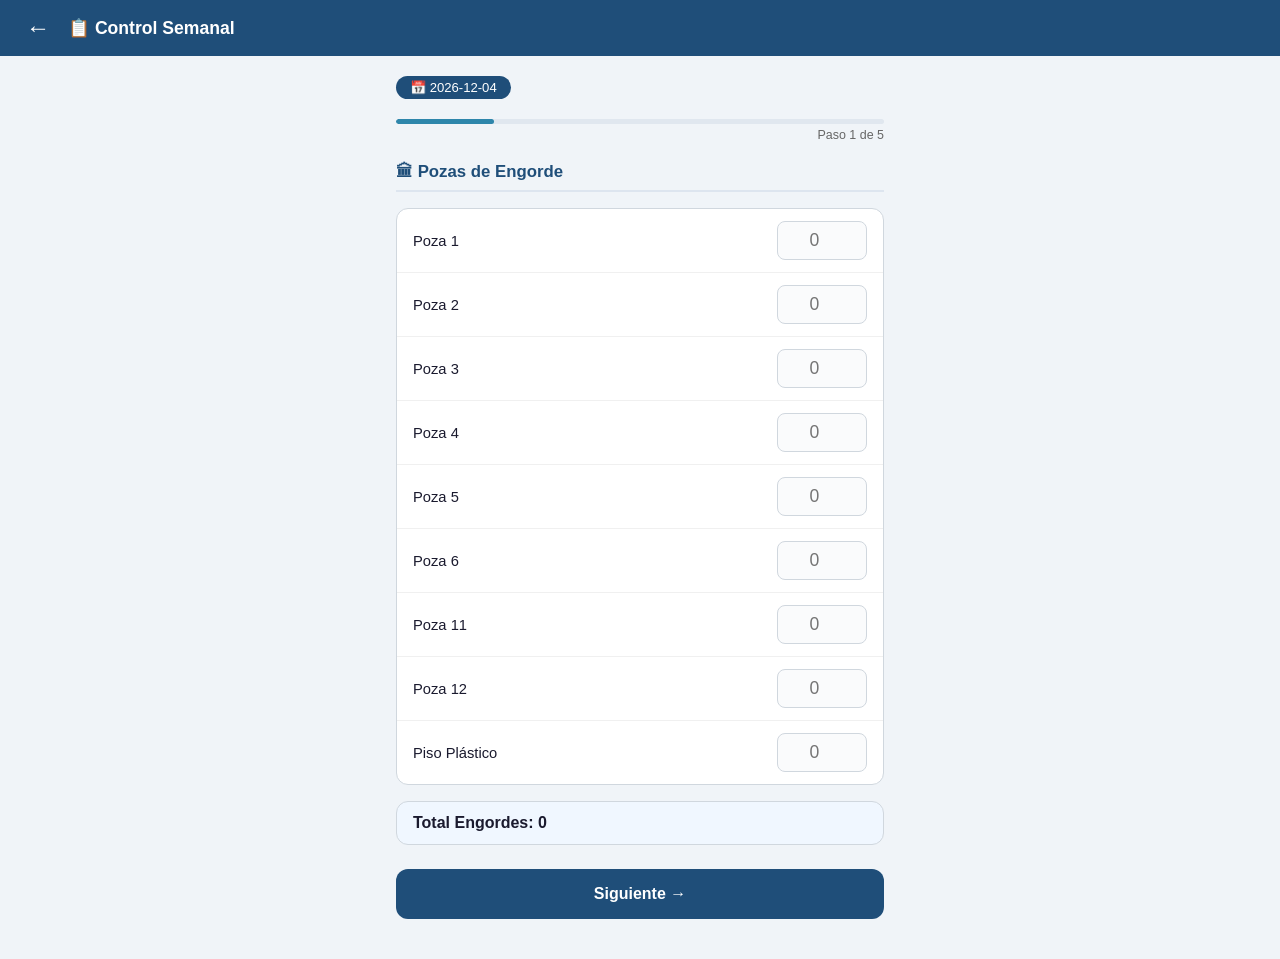
<file: control-semanal.html>
<!DOCTYPE html>
<html lang="es">
<head>
<meta charset="UTF-8">
<meta name="viewport" content="width=device-width, initial-scale=1.0, maximum-scale=1.0">
<meta name="theme-color" content="#1F4E79">
<title>Control Semanal – Granja Tarapoto</title>
<link rel="stylesheet" href="style.css">
</head>
<body>

<div class="app-header">
  <button class="back-btn" onclick="history.back()">&#8592;</button>
  <h1>📋 Control Semanal</h1>
</div>

<div class="container">
  <div class="fecha-badge" id="badge-fecha"></div>

  <!-- Barra de progreso -->
  <div class="progress-bar"><div class="progress-fill" id="progress-fill" style="width:20%"></div></div>
  <div class="step-label" id="step-label">Paso 1 de 5</div>

  <!-- FORMULARIO -->
  <div id="form-body">

    <!-- ── PASO 1: POZAS DE ENGORDE ── -->
    <div class="step active" id="paso-1">
      <div class="step-title">🏛 Pozas de Engorde</div>
      <div class="field-group">
        <div class="field-row">
          <label>Poza 1</label>
          <input type="number" id="poza_1" min="0" max="999" placeholder="0">
        </div>
        <div class="field-row">
          <label>Poza 2</label>
          <input type="number" id="poza_2" min="0" max="999" placeholder="0">
        </div>
        <div class="field-row">
          <label>Poza 3</label>
          <input type="number" id="poza_3" min="0" max="999" placeholder="0">
        </div>
        <div class="field-row">
          <label>Poza 4</label>
          <input type="number" id="poza_4" min="0" max="999" placeholder="0">
        </div>
        <div class="field-row">
          <label>Poza 5</label>
          <input type="number" id="poza_5" min="0" max="999" placeholder="0">
        </div>
        <div class="field-row">
          <label>Poza 6</label>
          <input type="number" id="poza_6" min="0" max="999" placeholder="0">
        </div>
        <div class="field-row">
          <label>Poza 11</label>
          <input type="number" id="poza_11" min="0" max="999" placeholder="0">
        </div>
        <div class="field-row">
          <label>Poza 12</label>
          <input type="number" id="poza_12" min="0" max="999" placeholder="0">
        </div>
        <div class="field-row">
          <label>Piso Plástico</label>
          <input type="number" id="piso_plastico" min="0" max="999" placeholder="0">
        </div>
      </div>
      <div class="field-group" style="padding:12px 16px; background:#f0f7ff;">
        <strong>Total Engordes: <span id="total-engordes">0</span></strong>
      </div>
      <div class="nav-btns">
        <button class="btn btn-primario" onclick="nav.siguiente()">Siguiente →</button>
      </div>
    </div>

    <!-- ── PASO 2: JAULAS DE RECRÍA ── -->
    <div class="step" id="paso-2">
      <div class="step-title">🐾 Jaulas de Recría (Destetados)</div>
      <div class="field-group">
        <div class="field-row">
          <label>Jaula 1</label>
          <input type="number" id="jaula_1" min="0" max="999" placeholder="0">
        </div>
        <div class="field-row">
          <label>Jaula 2</label>
          <input type="number" id="jaula_2" min="0" max="999" placeholder="0">
        </div>
        <div class="field-row">
          <label>Jaula 3</label>
          <input type="number" id="jaula_3" min="0" max="999" placeholder="0">
        </div>
        <div class="field-row">
          <label>Jaula 4</label>
          <input type="number" id="jaula_4" min="0" max="999" placeholder="0">
        </div>
        <div class="field-row">
          <label>Jaula 5</label>
          <input type="number" id="jaula_5" min="0" max="999" placeholder="0">
        </div>
        <div class="field-row">
          <label>Jaula 6</label>
          <input type="number" id="jaula_6" min="0" max="999" placeholder="0">
        </div>
        <div class="field-row">
          <label>Jaula 7</label>
          <input type="number" id="jaula_7" min="0" max="999" placeholder="0">
        </div>
        <div class="field-row">
          <label>Jaula 8</label>
          <input type="number" id="jaula_8" min="0" max="999" placeholder="0">
        </div>
      </div>
      <div class="field-group" style="padding:12px 16px; background:#f0fff4;">
        <strong>Total Recría: <span id="total-recria">0</span></strong>
      </div>
      <div class="nav-btns">
        <button class="btn btn-secundario" onclick="nav.anterior()">← Atrás</button>
        <button class="btn btn-primario" onclick="nav.siguiente()">Siguiente →</button>
      </div>
    </div>

    <!-- ── PASO 3: MARRANAS ── -->
    <div class="step" id="paso-3">
      <div class="step-title">🐄 Marranas y Lechones</div>
      <div class="field-group">
        <div class="field-row">
          <label>Total Marranas <span class="tag">sin futuras</span></label>
          <input type="number" id="marranas_total" min="0" max="999" placeholder="0">
        </div>
        <div class="field-row">
          <label>Marranas c/Lechones</label>
          <input type="number" id="marranas_con_lechones" min="0" max="999" placeholder="0">
        </div>
        <div class="field-row">
          <label>Lechones Maternidad</label>
          <input type="number" id="lechones_maternidad" min="0" max="999" placeholder="0">
        </div>
        <div class="field-row">
          <label>Sin clasificar</label>
          <input type="number" id="marranas_sin_clasificar" min="0" max="999" placeholder="0">
        </div>
      </div>

      <div class="step-title" style="margin-top:16px;">🐗 Verracos y Futuras Madres</div>
      <div class="field-group">
        <div class="field-row">
          <label>Total Verracos</label>
          <input type="number" id="total_verracos" min="0" max="99" placeholder="0">
        </div>
        <div class="field-row">
          <label>Futuras Madres Granja</label>
          <input type="number" id="futuras_madres_granja" min="0" max="999" placeholder="0">
        </div>
        <div class="field-row">
          <label>Futuras Madres Huaral</label>
          <input type="number" id="futuras_madres_huaral" min="0" max="999" placeholder="0">
        </div>
        <div class="field-row">
          <label>Enfermería <span class="tag">lechones</span></label>
          <input type="number" id="enfermeria" min="0" max="999" placeholder="0">
        </div>
      </div>
      <div class="nav-btns">
        <button class="btn btn-secundario" onclick="nav.anterior()">← Atrás</button>
        <button class="btn btn-primario" onclick="nav.siguiente()">Siguiente →</button>
      </div>
    </div>

    <!-- ── PASO 4: NOTAS ── -->
    <div class="step" id="paso-4">
      <div class="step-title">📝 Notas y Ocurrencias</div>
      <p style="font-size:.88rem;color:#555;margin-bottom:14px;">Anota cualquier evento importante de la semana: muertes, ventas, incidentes, etc.</p>
      <div class="field-group">
        <div class="field-row field-wide">
          <label>Notas (opcional)</label>
          <textarea id="notas" rows="4" placeholder="Ej: 2 lechones aplastados en Jaula 4. Se vendió 1 engorde..."></textarea>
        </div>
      </div>
      <div class="nav-btns">
        <button class="btn btn-secundario" onclick="nav.anterior()">← Atrás</button>
        <button class="btn btn-primario" onclick="irAConfirmar()">Revisar →</button>
      </div>
    </div>

    <!-- ── PASO 5: CONFIRMACIÓN ── -->
    <div class="step" id="paso-5">
      <div class="step-title">✅ Confirmar y Enviar</div>

      <div class="confirm-box" id="resumen-engordes">
        <h3>Engordes</h3>
        <div id="resumen-engordes-rows"></div>
      </div>

      <div class="confirm-box" id="resumen-recria">
        <h3>Recría</h3>
        <div id="resumen-recria-rows"></div>
      </div>

      <div class="confirm-box" id="resumen-resto">
        <h3>Marranas / Verracos / Otros</h3>
        <div id="resumen-resto-rows"></div>
      </div>

      <div class="confirm-box" id="resumen-notas" style="display:none">
        <h3>Notas</h3>
        <p id="resumen-notas-texto" style="font-size:.9rem;"></p>
      </div>

      <div class="nav-btns">
        <button class="btn btn-secundario" onclick="nav.anterior()">← Corregir</button>
        <button class="btn btn-verde" id="btn-enviar" onclick="enviar()">Enviar ✓</button>
      </div>

      <div class="spinner" id="spinner">Enviando...</div>
      <div class="msg-error" id="msg-error"><p></p>
        <button class="btn btn-primario" style="margin-top:12px" onclick="this.parentElement.style.display='none'">Reintentar</button>
      </div>
    </div>

  </div><!-- /form-body -->

  <!-- ÉXITO -->
  <div class="msg-exito" id="msg-exito">
    <div class="icono-msg">✅</div>
    <p>¡Control semanal registrado!</p>
    <p style="font-size:.85rem;margin-top:8px;color:#388e3c;" id="msg-fecha-ok"></p>
    <button class="btn btn-primario" style="margin-top:20px" onclick="window.location='index.html'">Volver al menú</button>
  </div>

</div><!-- /container -->

<script src="app.js"></script>
<script>
document.getElementById('badge-fecha').textContent = '📅 ' + fechaHoy();

const nav = initPasos(5);

// Calcular totales en tiempo real
function sumarCampos(ids) {
  return ids.reduce((s, id) => s + (parseInt(document.getElementById(id)?.value) || 0), 0);
}

const POZAS  = ['poza_1','poza_2','poza_3','poza_4','poza_5','poza_6','poza_11','poza_12','piso_plastico'];
const JAULAS = ['jaula_1','jaula_2','jaula_3','jaula_4','jaula_5','jaula_6','jaula_7','jaula_8'];

POZAS.forEach(id => {
  document.getElementById(id)?.addEventListener('input', () => {
    document.getElementById('total-engordes').textContent = sumarCampos(POZAS);
  });
});
JAULAS.forEach(id => {
  document.getElementById(id)?.addEventListener('input', () => {
    document.getElementById('total-recria').textContent = sumarCampos(JAULAS);
  });
});

// Construir resumen antes de ir al paso 5
function irAConfirmar() {
  const eng = POZAS.map(id => {
    const v = document.getElementById(id)?.value;
    if (!v && v !== '0') return '';
    const lbl = id.replace('_', ' ').replace('poza', 'Poza').replace('piso plastico', 'Piso Plástico');
    return `<div class="confirm-row"><span class="key">${lbl}</span><span class="val">${v}</span></div>`;
  }).join('');
  document.getElementById('resumen-engordes-rows').innerHTML =
    eng + `<div class="confirm-row" style="font-weight:700;"><span class="key">Total</span><span class="val">${sumarCampos(POZAS)}</span></div>`;

  const rec = JAULAS.map(id => {
    const v = document.getElementById(id)?.value;
    const lbl = id.replace('_', ' ').replace('jaula', 'Jaula');
    return `<div class="confirm-row"><span class="key">${lbl}</span><span class="val">${v || '0'}</span></div>`;
  }).join('');
  document.getElementById('resumen-recria-rows').innerHTML =
    rec + `<div class="confirm-row" style="font-weight:700;"><span class="key">Total</span><span class="val">${sumarCampos(JAULAS)}</span></div>`;

  const restoKeys = [
    ['marranas_total','Total Marranas'],
    ['marranas_con_lechones','Mar. c/Lechones'],
    ['lechones_maternidad','Lechones Maternidad'],
    ['marranas_sin_clasificar','Sin clasificar'],
    ['total_verracos','Total Verracos'],
    ['futuras_madres_granja','Fut. Madres Granja'],
    ['futuras_madres_huaral','Fut. Madres Huaral'],
    ['enfermeria','Enfermería'],
  ];
  document.getElementById('resumen-resto-rows').innerHTML = restoKeys.map(([id, lbl]) =>
    `<div class="confirm-row"><span class="key">${lbl}</span><span class="val">${document.getElementById(id)?.value || '—'}</span></div>`
  ).join('');

  const notas = document.getElementById('notas')?.value.trim();
  if (notas) {
    document.getElementById('resumen-notas').style.display = 'block';
    document.getElementById('resumen-notas-texto').textContent = notas;
  }

  nav.siguiente();
}

// Enviar al Apps Script
async function enviar() {
  const btnEnviar = document.getElementById('btn-enviar');
  const spinner   = document.getElementById('spinner');
  btnEnviar.disabled = true;
  spinner.style.display = 'block';

  const get = id => parseInt(document.getElementById(id)?.value) || 0;
  const getStr = id => document.getElementById(id)?.value?.trim() || '';

  const datos = {
    poza_1: get('poza_1'), poza_2: get('poza_2'), poza_3: get('poza_3'),
    poza_4: get('poza_4'), poza_5: get('poza_5'), poza_6: get('poza_6'),
    poza_11: get('poza_11'), poza_12: get('poza_12'), piso_plastico: get('piso_plastico'),
    engordes_total: sumarCampos(POZAS),
    jaula_1: get('jaula_1'), jaula_2: get('jaula_2'), jaula_3: get('jaula_3'),
    jaula_4: get('jaula_4'), jaula_5: get('jaula_5'), jaula_6: get('jaula_6'),
    jaula_7: get('jaula_7'), jaula_8: get('jaula_8'),
    recria_total: sumarCampos(JAULAS),
    marranas_total: get('marranas_total'),
    marranas_con_lechones: get('marranas_con_lechones'),
    lechones_maternidad: get('lechones_maternidad'),
    marranas_sin_clasificar: get('marranas_sin_clasificar'),
    total_verracos: get('total_verracos'),
    futuras_madres_granja: get('futuras_madres_granja'),
    futuras_madres_huaral: get('futuras_madres_huaral'),
    enfermeria: get('enfermeria'),
    notas: getStr('notas'),
  };

  try {
    await enviarDatos('control_semanal', datos);
    document.getElementById('form-body').style.display = 'none';
    document.getElementById('msg-fecha-ok').textContent = 'Fecha: ' + fechaHoy();
    mostrarExito('form-body', 'msg-exito');
  } catch (e) {
    spinner.style.display = 'none';
    btnEnviar.disabled = false;
    mostrarError('msg-error', e.message);
  }
}
</script>
</body>
</html>
</file>
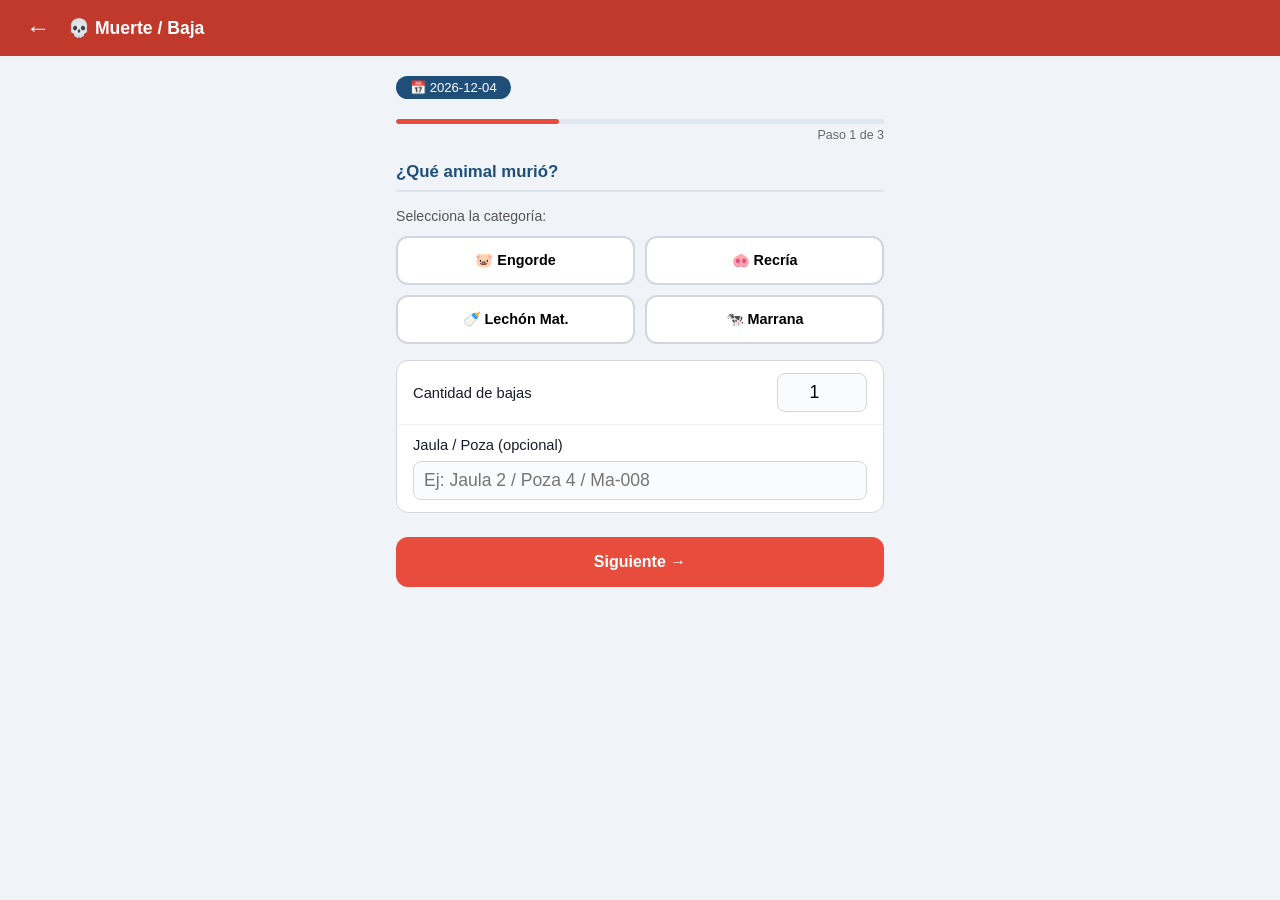
<file: muerte.html>
<!DOCTYPE html>
<html lang="es">
<head>
<meta charset="UTF-8">
<meta name="viewport" content="width=device-width, initial-scale=1.0, maximum-scale=1.0">
<meta name="theme-color" content="#e74c3c">
<title>Muerte / Baja – Granja Tarapoto</title>
<link rel="stylesheet" href="style.css">
</head>
<body>

<div class="app-header" style="background:#c0392b;">
  <button class="back-btn" onclick="history.back()">&#8592;</button>
  <h1>💀 Muerte / Baja</h1>
</div>

<div class="container">
  <div class="fecha-badge" id="badge-fecha"></div>

  <div class="progress-bar"><div class="progress-fill" id="progress-fill" style="width:33%;background:#e74c3c;"></div></div>
  <div class="step-label" id="step-label">Paso 1 de 3</div>

  <div id="form-body">

    <!-- PASO 1: ¿Qué animal? -->
    <div class="step active" id="paso-1">
      <div class="step-title">¿Qué animal murió?</div>

      <p style="font-size:.88rem;color:#555;margin-bottom:12px;">Selecciona la categoría:</p>
      <div class="opciones-grid" id="categoria-grid">
        <button class="opcion-btn" data-val="Engorde" onclick="seleccionarCategoria(this)">🐷 Engorde</button>
        <button class="opcion-btn" data-val="Recría" onclick="seleccionarCategoria(this)">🐽 Recría</button>
        <button class="opcion-btn" data-val="Lechón maternidad" onclick="seleccionarCategoria(this)">🍼 Lechón Mat.</button>
        <button class="opcion-btn" data-val="Marrana" onclick="seleccionarCategoria(this)">🐄 Marrana</button>
      </div>

      <div class="field-group" style="margin-top:8px;">
        <div class="field-row">
          <label>Cantidad de bajas</label>
          <input type="number" id="cantidad" min="1" max="50" placeholder="1" value="1">
        </div>
        <div class="field-row field-wide">
          <label>Jaula / Poza (opcional)</label>
          <input type="text" id="animal_id" style="width:100%;text-align:left;" placeholder="Ej: Jaula 2 / Poza 4 / Ma-008">
        </div>
      </div>

      <input type="hidden" id="categoria">
      <div class="nav-btns">
        <button class="btn btn-rojo" onclick="pasoCausa()">Siguiente →</button>
      </div>
    </div>

    <!-- PASO 2: Causa -->
    <div class="step" id="paso-2">
      <div class="step-title">¿Cuál fue la causa?</div>

      <div class="opciones-grid">
        <button class="opcion-btn" data-val="Aplastado" onclick="seleccionarCausa(this)">💢 Aplastado</button>
        <button class="opcion-btn" data-val="Enfermedad" onclick="seleccionarCausa(this)">🤒 Enfermedad</button>
        <button class="opcion-btn" data-val="Débil/Retrasado" onclick="seleccionarCausa(this)">⚠️ Débil</button>
        <button class="opcion-btn" data-val="Otra" onclick="seleccionarCausa(this)">❓ Otra</button>
      </div>

      <div class="field-group" style="margin-top:8px;">
        <div class="field-row field-wide">
          <label>Detalle (opcional)</label>
          <textarea id="detalle_causa" rows="2" placeholder="Más detalles sobre la causa..."></textarea>
        </div>
        <div class="field-row">
          <label>Peso estimado (kg)</label>
          <input type="number" id="peso_estimado" min="0" max="300" step="0.5" placeholder="—">
        </div>
        <div class="field-row">
          <label>Fecha del evento</label>
          <input type="date" id="fecha_evento" style="width:100%;">
        </div>
      </div>

      <p style="font-size:.88rem;color:#555;margin:8px 16px 4px;">¿Cuándo ocurrió?</p>
      <div class="opciones-grid" id="turno-grid">
        <button class="opcion-btn" data-val="Día" onclick="seleccionarTurno(this)">🌅 Día</button>
        <button class="opcion-btn" data-val="Noche" onclick="seleccionarTurno(this)">🌙 Noche</button>
        <button class="opcion-btn" data-val="Hora específica" onclick="seleccionarTurno(this)">🕐 Hora</button>
      </div>
      <div id="hora-campo" style="display:none; padding:0 16px 8px;">
        <input type="time" id="hora_especifica" style="width:100%; padding:10px; font-size:1rem; border:1px solid #ddd; border-radius:8px;">
      </div>

      <input type="hidden" id="causa">
      <input type="hidden" id="turno">
      <div class="nav-btns">
        <button class="btn btn-secundario" onclick="nav.anterior()">← Atrás</button>
        <button class="btn btn-rojo" onclick="irAConfirmar()">Revisar →</button>
      </div>
    </div>

    <!-- PASO 3: Confirmación -->
    <div class="step" id="paso-3">
      <div class="step-title">✅ Confirmar Baja</div>
      <div class="confirm-box">
        <div class="confirm-row"><span class="key">Categoría</span><span class="val" id="r-cat"></span></div>
        <div class="confirm-row"><span class="key">Cantidad</span><span class="val" id="r-cantidad" style="font-weight:bold;"></span></div>
        <div class="confirm-row"><span class="key">Jaula / Poza</span><span class="val" id="r-id"></span></div>
        <div class="confirm-row"><span class="key">Causa</span><span class="val" id="r-causa"></span></div>
        <div class="confirm-row"><span class="key">Detalle</span><span class="val" id="r-detalle"></span></div>
        <div class="confirm-row"><span class="key">Peso estimado</span><span class="val" id="r-peso"></span></div>
        <div class="confirm-row"><span class="key">Fecha</span><span class="val" id="r-fecha"></span></div>
        <div class="confirm-row"><span class="key">Momento</span><span class="val" id="r-turno"></span></div>
      </div>
      <div class="nav-btns">
        <button class="btn btn-secundario" onclick="nav.anterior()">← Corregir</button>
        <button class="btn btn-rojo" id="btn-enviar" onclick="enviar()">Registrar ✓</button>
      </div>
      <div class="spinner" id="spinner">Enviando...</div>
      <div class="msg-error" id="msg-error"><p></p>
        <button class="btn btn-primario" style="margin-top:12px" onclick="this.parentElement.style.display='none'">Reintentar</button>
      </div>
    </div>

  </div><!-- /form-body -->

  <div class="msg-exito" id="msg-exito">
    <div class="icono-msg">📋</div>
    <p>¡Baja registrada!</p>
    <button class="btn btn-rojo" style="margin-top:20px" onclick="window.location='index.html'">Volver al menú</button>
  </div>

</div>

<script src="app.js"></script>
<script>
document.getElementById('badge-fecha').textContent = '📅 ' + fechaHoy();
const nav = initPasos(3);

// Fecha por defecto: hoy
document.getElementById('fecha_evento').value = new Date().toISOString().split('T')[0];

function seleccionarCategoria(btn) {
  document.querySelectorAll('#categoria-grid .opcion-btn').forEach(b => b.classList.remove('selected'));
  btn.classList.add('selected');
  document.getElementById('categoria').value = btn.dataset.val;
}

function seleccionarCausa(btn) {
  btn.closest('.opciones-grid').querySelectorAll('.opcion-btn').forEach(b => b.classList.remove('selected'));
  btn.classList.add('selected');
  document.getElementById('causa').value = btn.dataset.val;
}

function seleccionarTurno(btn) {
  document.querySelectorAll('#turno-grid .opcion-btn').forEach(b => b.classList.remove('selected'));
  btn.classList.add('selected');
  document.getElementById('turno').value = btn.dataset.val;
  document.getElementById('hora-campo').style.display = btn.dataset.val === 'Hora específica' ? 'block' : 'none';
}

function pasoCausa() {
  if (!document.getElementById('categoria').value) {
    alert('Por favor selecciona una categoría.');
    return;
  }
  nav.siguiente();
}

function irAConfirmar() {
  if (!document.getElementById('causa').value) {
    alert('Por favor selecciona una causa.');
    return;
  }
  const turno = document.getElementById('turno').value;
  const hora  = document.getElementById('hora_especifica')?.value;
  const momentoTexto = turno === 'Hora específica' && hora ? hora : (turno || '—');

  document.getElementById('r-cat').textContent      = document.getElementById('categoria').value;
  document.getElementById('r-cantidad').textContent = document.getElementById('cantidad')?.value || '1';
  document.getElementById('r-id').textContent       = document.getElementById('animal_id')?.value || '—';
  document.getElementById('r-causa').textContent    = document.getElementById('causa').value;
  document.getElementById('r-detalle').textContent  = document.getElementById('detalle_causa')?.value || '—';
  const peso = document.getElementById('peso_estimado')?.value;
  document.getElementById('r-peso').textContent     = peso ? peso + ' kg' : '—';
  document.getElementById('r-fecha').textContent    = document.getElementById('fecha_evento')?.value || fechaHoy();
  document.getElementById('r-turno').textContent    = momentoTexto;
  nav.siguiente();
}

async function enviar() {
  const btn = document.getElementById('btn-enviar');
  btn.disabled = true;
  document.getElementById('spinner').style.display = 'block';
  const turno = document.getElementById('turno').value;
  const hora  = document.getElementById('hora_especifica')?.value;
  try {
    await enviarDatos('muerte', {
      categoria:     document.getElementById('categoria').value,
      cantidad:      parseInt(document.getElementById('cantidad')?.value) || 1,
      animal_id:     document.getElementById('animal_id')?.value?.trim(),
      causa:         document.getElementById('causa').value,
      detalle_causa: document.getElementById('detalle_causa')?.value?.trim(),
      peso_estimado: parseFloat(document.getElementById('peso_estimado')?.value) || null,
      fecha_evento:  document.getElementById('fecha_evento')?.value,
      turno:         turno === 'Hora específica' && hora ? hora : turno,
    });
    mostrarExito('form-body', 'msg-exito');
  } catch(e) {
    document.getElementById('spinner').style.display = 'none';
    btn.disabled = false;
    mostrarError('msg-error', e.message);
  }
}
</script>
</body>
</html>
</file>
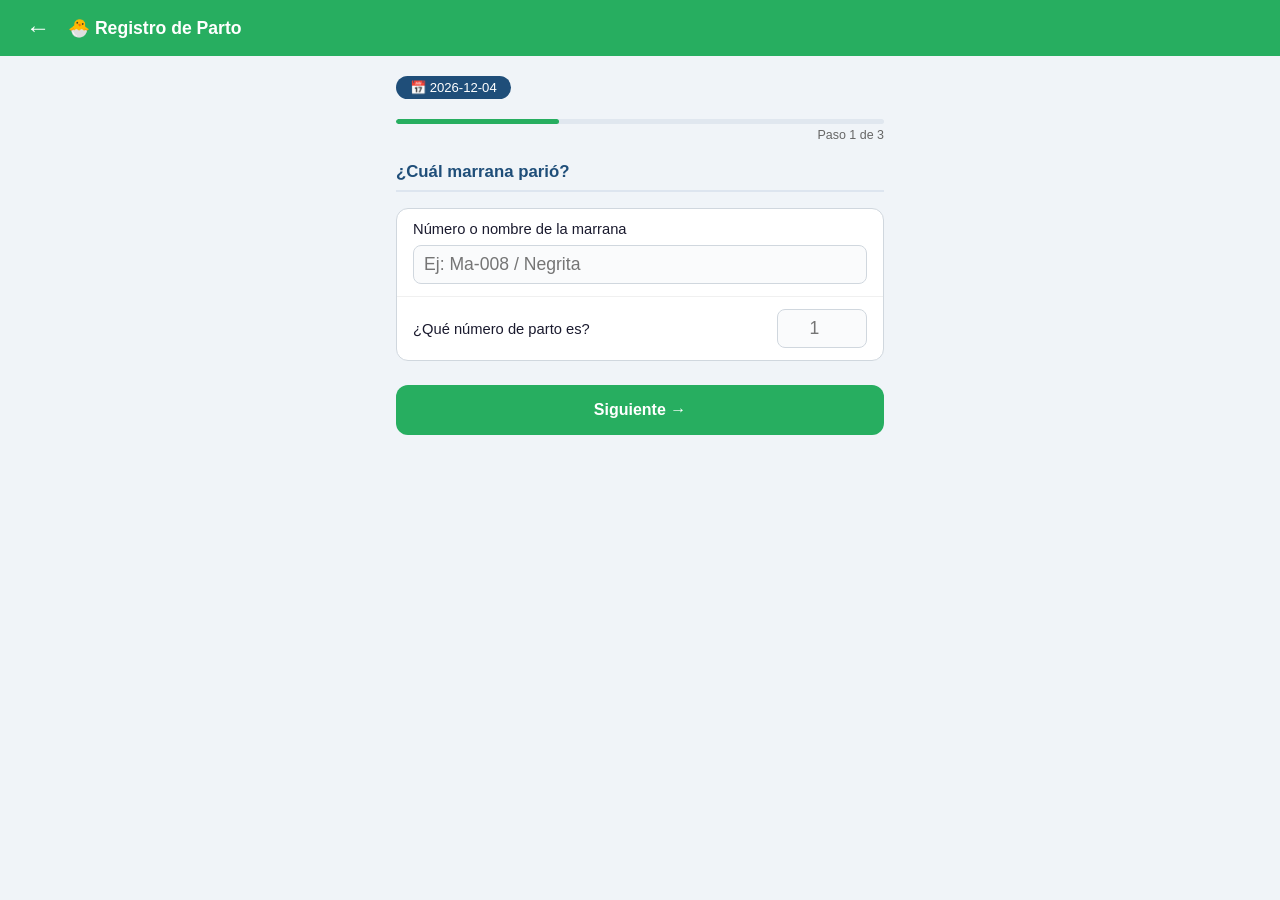
<file: nacimiento.html>
<!DOCTYPE html>
<html lang="es">
<head>
<meta charset="UTF-8">
<meta name="viewport" content="width=device-width, initial-scale=1.0, maximum-scale=1.0">
<meta name="theme-color" content="#27ae60">
<title>Nacimiento – Granja Tarapoto</title>
<link rel="stylesheet" href="style.css">
</head>
<body>

<div class="app-header" style="background:#27ae60;">
  <button class="back-btn" onclick="history.back()">&#8592;</button>
  <h1>🐣 Registro de Parto</h1>
</div>

<div class="container">
  <div class="fecha-badge" id="badge-fecha"></div>

  <div class="progress-bar"><div class="progress-fill" id="progress-fill" style="width:33%;background:#27ae60;"></div></div>
  <div class="step-label" id="step-label">Paso 1 de 3</div>

  <div id="form-body">

    <!-- PASO 1: Identificación de la marrana -->
    <div class="step active" id="paso-1">
      <div class="step-title">¿Cuál marrana parió?</div>
      <div class="field-group">
        <div class="field-row field-wide">
          <label>Número o nombre de la marrana</label>
          <input type="text" id="marrana_id" placeholder="Ej: Ma-008 / Negrita" style="width:100%;text-align:left;">
        </div>
        <div class="field-row">
          <label>¿Qué número de parto es?</label>
          <input type="number" id="num_parto" min="1" max="20" placeholder="1">
        </div>
      </div>
      <div class="nav-btns">
        <button class="btn btn-verde" onclick="nav.siguiente()">Siguiente →</button>
      </div>
    </div>

    <!-- PASO 2: Conteo de lechones -->
    <div class="step" id="paso-2">
      <div class="step-title">Conteo de Lechones</div>
      <div class="field-group">
        <div class="field-row">
          <label>Nacidos <strong>en buen estado</strong></label>
          <input type="number" id="nacidos_buen_estado" min="0" max="30" placeholder="0">
        </div>
        <div class="field-row">
          <label>Nacidos <strong>muertos</strong></label>
          <input type="number" id="nacidos_muertos" min="0" max="30" placeholder="0">
        </div>
        <div class="field-row">
          <label>Nacidos <strong>momificados</strong></label>
          <input type="number" id="nacidos_momificados" min="0" max="30" placeholder="0">
        </div>
      </div>
      <div class="field-group" style="padding:12px 16px; background:#f0fff4; margin-top:0;">
        <strong>Total nacidos: <span id="total-nacidos">0</span></strong>
      </div>
      <div class="nav-btns">
        <button class="btn btn-secundario" onclick="nav.anterior()">← Atrás</button>
        <button class="btn btn-verde" onclick="irAConfirmar()">Revisar →</button>
      </div>
    </div>

    <!-- PASO 3: Confirmación -->
    <div class="step" id="paso-3">
      <div class="step-title">✅ Confirmar Parto</div>
      <div class="confirm-box">
        <div class="confirm-row"><span class="key">Marrana</span><span class="val" id="r-marrana"></span></div>
        <div class="confirm-row"><span class="key">Nº de parto</span><span class="val" id="r-parto"></span></div>
        <div class="confirm-row"><span class="key">En buen estado</span><span class="val" id="r-buen-estado" style="color:#27ae60;"></span></div>
        <div class="confirm-row"><span class="key">Nacidos muertos</span><span class="val" id="r-muertos" style="color:#e74c3c;"></span></div>
        <div class="confirm-row"><span class="key">Momificados</span><span class="val" id="r-momificados" style="color:#e67e22;"></span></div>
        <div class="confirm-row" style="border-top:1px solid #ddd;padding-top:8px;margin-top:4px;"><span class="key"><strong>Total nacidos</strong></span><span class="val" id="r-total" style="font-weight:bold;"></span></div>
        <div class="confirm-row"><span class="key">Fecha</span><span class="val" id="r-fecha"></span></div>
      </div>
      <div class="field-group">
        <div class="field-row field-wide">
          <label>Observaciones (opcional)</label>
          <textarea id="notas" rows="3" placeholder="Ej: Parto difícil, marrana en observación..."></textarea>
        </div>
      </div>
      <div class="nav-btns">
        <button class="btn btn-secundario" onclick="nav.anterior()">← Corregir</button>
        <button class="btn btn-verde" id="btn-enviar" onclick="enviar()">Registrar ✓</button>
      </div>
      <div class="spinner" id="spinner">Enviando...</div>
      <div class="msg-error" id="msg-error"><p></p>
        <button class="btn btn-primario" style="margin-top:12px" onclick="this.parentElement.style.display='none'">Reintentar</button>
      </div>
    </div>

  </div><!-- /form-body -->

  <div class="msg-exito" id="msg-exito">
    <div class="icono-msg">🐣</div>
    <p>¡Parto registrado!</p>
    <button class="btn btn-verde" style="margin-top:20px" onclick="window.location='index.html'">Volver al menú</button>
  </div>

</div>

<script src="app.js"></script>
<script>
document.getElementById('badge-fecha').textContent = '📅 ' + fechaHoy();
const nav = initPasos(3);

function calcularTotal() {
  return (parseInt(document.getElementById('nacidos_buen_estado')?.value)||0)
       + (parseInt(document.getElementById('nacidos_muertos')?.value)||0)
       + (parseInt(document.getElementById('nacidos_momificados')?.value)||0);
}
['nacidos_buen_estado','nacidos_muertos','nacidos_momificados'].forEach(id => {
  document.getElementById(id)?.addEventListener('input', () => {
    document.getElementById('total-nacidos').textContent = calcularTotal();
  });
});

function irAConfirmar() {
  document.getElementById('r-marrana').textContent    = document.getElementById('marrana_id')?.value || '—';
  document.getElementById('r-parto').textContent      = document.getElementById('num_parto')?.value || '—';
  document.getElementById('r-buen-estado').textContent = document.getElementById('nacidos_buen_estado')?.value || '0';
  document.getElementById('r-muertos').textContent    = document.getElementById('nacidos_muertos')?.value || '0';
  document.getElementById('r-momificados').textContent = document.getElementById('nacidos_momificados')?.value || '0';
  document.getElementById('r-total').textContent      = calcularTotal();
  document.getElementById('r-fecha').textContent      = fechaHoy();
  nav.siguiente();
}

async function enviar() {
  const btn = document.getElementById('btn-enviar');
  btn.disabled = true;
  document.getElementById('spinner').style.display = 'block';
  try {
    await enviarDatos('nacimiento', {
      marrana_id:          document.getElementById('marrana_id')?.value?.trim(),
      num_parto:           parseInt(document.getElementById('num_parto')?.value) || null,
      nacidos_buen_estado: parseInt(document.getElementById('nacidos_buen_estado')?.value) || 0,
      nacidos_muertos:     parseInt(document.getElementById('nacidos_muertos')?.value) || 0,
      nacidos_momificados: parseInt(document.getElementById('nacidos_momificados')?.value) || 0,
      nacidos_total:       calcularTotal(),
      notas:               document.getElementById('notas')?.value?.trim(),
    });
    mostrarExito('form-body', 'msg-exito');
  } catch(e) {
    document.getElementById('spinner').style.display = 'none';
    btn.disabled = false;
    mostrarError('msg-error', e.message);
  }
}
</script>
</body>
</html>
</file>
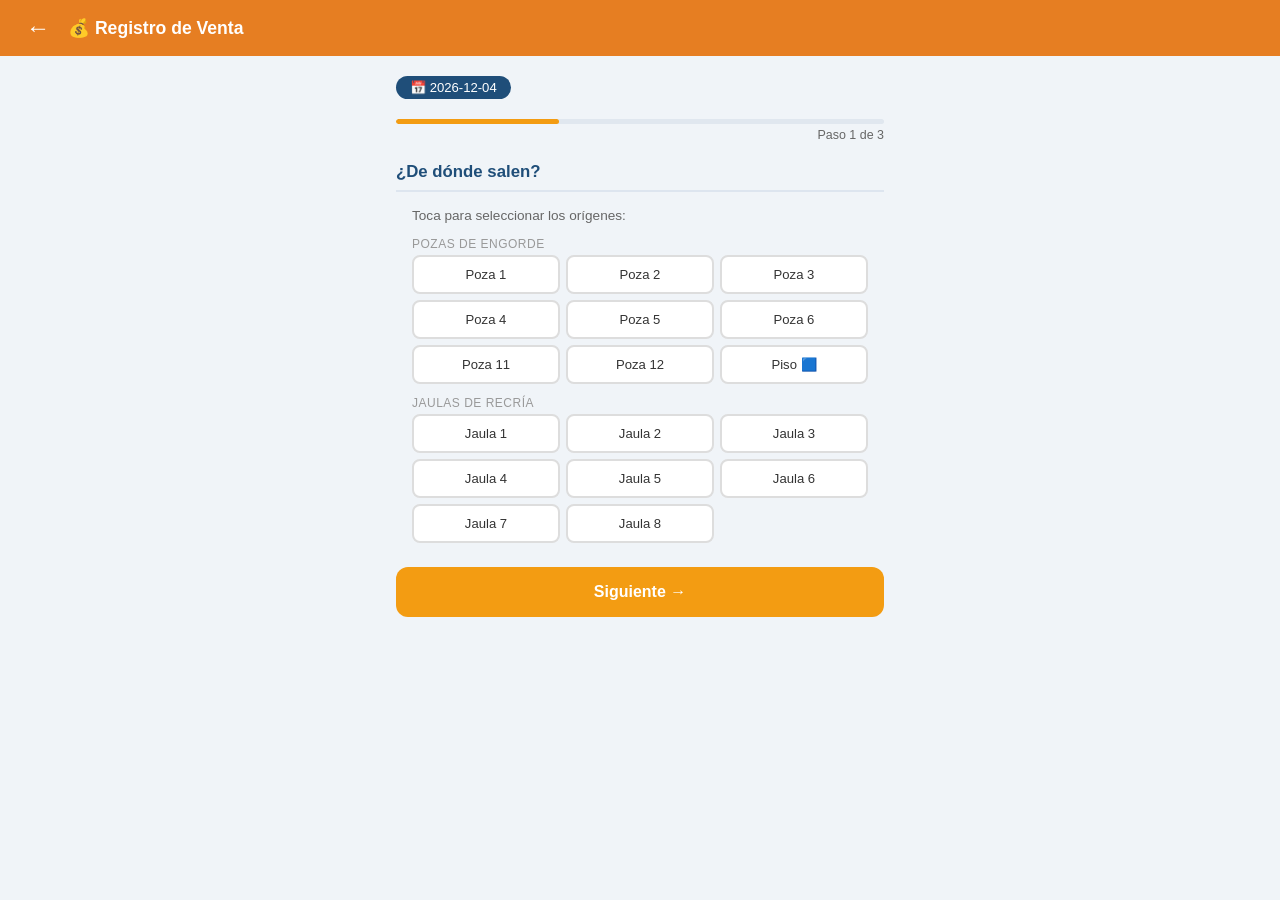
<file: venta.html>
<!DOCTYPE html>
<html lang="es">
<head>
<meta charset="UTF-8">
<meta name="viewport" content="width=device-width, initial-scale=1.0, maximum-scale=1.0">
<meta name="theme-color" content="#f39c12">
<title>Venta – Granja Tarapoto</title>
<link rel="stylesheet" href="style.css">
<style>
.loc-grid {
  display: grid;
  grid-template-columns: repeat(3, 1fr);
  gap: 6px;
  padding: 0 16px;
  margin-bottom: 12px;
}
.loc-btn {
  padding: 10px 4px;
  font-size: .82rem;
  border: 2px solid #ddd;
  background: #fff;
  border-radius: 8px;
  cursor: pointer;
  transition: all .15s;
  text-align: center;
  color: #333;
}
.loc-btn.selected {
  background: #fff3e0;
  border-color: #f39c12;
  color: #c0620a;
  font-weight: 700;
}
.seccion-label {
  font-size: .75rem;
  color: #999;
  padding: 0 16px 4px;
  text-transform: uppercase;
  letter-spacing: .5px;
  margin-top: 4px;
}
.seleccionados-lista { padding: 0 16px; margin-top: 8px; }
.sel-row {
  display: flex;
  align-items: center;
  justify-content: space-between;
  background: #fff8f0;
  border: 1px solid #f5c06a;
  border-radius: 8px;
  padding: 8px 12px;
  margin-bottom: 6px;
}
.sel-row label { font-size: .9rem; font-weight: 600; color: #7a4400; }
.sel-row input {
  width: 58px;
  padding: 6px;
  text-align: center;
  border: 1px solid #ddd;
  border-radius: 6px;
  font-size: 1rem;
}
/* ── Bloques de lote (paso 2) ── */
.lote-bloque {
  background: #fff;
  border: 1px solid #e0e0e0;
  border-radius: 12px;
  margin: 0 16px 16px;
  overflow: hidden;
}
.lote-header {
  background: #e67e22;
  color: #fff;
  padding: 10px 14px;
  font-weight: 700;
  font-size: .95rem;
  display: flex;
  justify-content: space-between;
  align-items: center;
}
.lote-precios {
  display: flex;
  gap: 8px;
  padding: 10px 14px;
  background: #fff8f0;
  border-bottom: 1px solid #eee;
  align-items: flex-end;
}
.lote-precios .campo { flex: 1; }
.lote-precios label { font-size: .75rem; color: #888; display: block; margin-bottom: 3px; }
.lote-precios input {
  width: 100%;
  padding: 7px;
  border: 1px solid #ddd;
  border-radius: 6px;
  font-size: .95rem;
  text-align: center;
}
.copiar-btn {
  padding: 7px 10px;
  font-size: .72rem;
  background: #fff3e0;
  border: 1px solid #f39c12;
  border-radius: 6px;
  color: #c0620a;
  cursor: pointer;
  white-space: nowrap;
  line-height: 1.3;
  align-self: flex-end;
}
.animal-fila {
  display: flex;
  align-items: center;
  padding: 7px 14px;
  border-bottom: 1px solid #f5f5f5;
  gap: 8px;
}
.animal-num { font-size: .8rem; color: #bbb; min-width: 22px; }
.animal-fila input {
  flex: 1;
  padding: 7px;
  border: 1px solid #ddd;
  border-radius: 6px;
  font-size: .95rem;
  text-align: center;
}
.animal-precio { font-size: .85rem; color: #388e3c; min-width: 76px; text-align: right; font-weight: 600; }
.lote-subtotal {
  padding: 10px 14px;
  text-align: right;
  font-size: .88rem;
  background: #f9f9f9;
  color: #555;
}
.lote-subtotal strong { font-size: .95rem; color: #1b5e20; }
/* ── Total general (paso 2) ── */
.caja-total {
  margin: 0 16px 16px;
  background: #1b5e20;
  color: #fff;
  border-radius: 12px;
  padding: 16px;
  text-align: center;
}
.caja-total .ct-label  { font-size: .82rem; opacity: .75; }
.caja-total .ct-monto  { font-size: 2rem; font-weight: 700; }
.caja-total .ct-detalle{ font-size: .78rem; opacity: .7; margin-top: 4px; }
</style>
</head>
<body>

<div class="app-header" style="background:#e67e22;">
  <button class="back-btn" onclick="history.back()">&#8592;</button>
  <h1>💰 Registro de Venta</h1>
</div>

<div class="container">
  <div class="fecha-badge" id="badge-fecha"></div>

  <div class="progress-bar"><div class="progress-fill" id="progress-fill" style="width:33%;background:#f39c12;"></div></div>
  <div class="step-label" id="step-label">Paso 1 de 3</div>

  <div id="form-body">

    <!-- ══ PASO 1: Selección de orígenes ══ -->
    <div class="step active" id="paso-1">
      <div class="step-title">¿De dónde salen?</div>
      <p style="font-size:.85rem;color:#666;padding:0 16px 10px;">Toca para seleccionar los orígenes:</p>

      <p class="seccion-label">Pozas de engorde</p>
      <div class="loc-grid">
        <button class="loc-btn" data-id="poza1"  data-nombre="Poza 1"       onclick="toggleLoc(this)">Poza 1</button>
        <button class="loc-btn" data-id="poza2"  data-nombre="Poza 2"       onclick="toggleLoc(this)">Poza 2</button>
        <button class="loc-btn" data-id="poza3"  data-nombre="Poza 3"       onclick="toggleLoc(this)">Poza 3</button>
        <button class="loc-btn" data-id="poza4"  data-nombre="Poza 4"       onclick="toggleLoc(this)">Poza 4</button>
        <button class="loc-btn" data-id="poza5"  data-nombre="Poza 5"       onclick="toggleLoc(this)">Poza 5</button>
        <button class="loc-btn" data-id="poza6"  data-nombre="Poza 6"       onclick="toggleLoc(this)">Poza 6</button>
        <button class="loc-btn" data-id="poza11" data-nombre="Poza 11"      onclick="toggleLoc(this)">Poza 11</button>
        <button class="loc-btn" data-id="poza12" data-nombre="Poza 12"      onclick="toggleLoc(this)">Poza 12</button>
        <button class="loc-btn" data-id="piso"   data-nombre="Piso Plástico" onclick="toggleLoc(this)">Piso 🟦</button>
      </div>

      <p class="seccion-label">Jaulas de recría</p>
      <div class="loc-grid">
        <button class="loc-btn" data-id="jaula1" data-nombre="Jaula 1" onclick="toggleLoc(this)">Jaula 1</button>
        <button class="loc-btn" data-id="jaula2" data-nombre="Jaula 2" onclick="toggleLoc(this)">Jaula 2</button>
        <button class="loc-btn" data-id="jaula3" data-nombre="Jaula 3" onclick="toggleLoc(this)">Jaula 3</button>
        <button class="loc-btn" data-id="jaula4" data-nombre="Jaula 4" onclick="toggleLoc(this)">Jaula 4</button>
        <button class="loc-btn" data-id="jaula5" data-nombre="Jaula 5" onclick="toggleLoc(this)">Jaula 5</button>
        <button class="loc-btn" data-id="jaula6" data-nombre="Jaula 6" onclick="toggleLoc(this)">Jaula 6</button>
        <button class="loc-btn" data-id="jaula7" data-nombre="Jaula 7" onclick="toggleLoc(this)">Jaula 7</button>
        <button class="loc-btn" data-id="jaula8" data-nombre="Jaula 8" onclick="toggleLoc(this)">Jaula 8</button>
      </div>

      <div class="seleccionados-lista" id="seleccionados-lista"></div>

      <div class="nav-btns">
        <button class="btn" style="background:#f39c12;color:#fff;" onclick="irAPesos()">Siguiente →</button>
      </div>
    </div>

    <!-- ══ PASO 2: Pesos individuales por animal ══ -->
    <div class="step" id="paso-2">
      <div class="step-title">Pesos por animal</div>
      <p style="font-size:.83rem;color:#666;padding:0 16px 12px;">
        Ingresa el peso bruto de cada animal. Merma y precio son por origen — usa 📋 para copiarlos a todos.
      </p>
      <div id="lotes-container"></div>
      <div class="caja-total" id="caja-total" style="display:none;">
        <div class="ct-label">TOTAL VENTA</div>
        <div class="ct-monto" id="ct-monto">S/ 0.00</div>
        <div class="ct-detalle" id="ct-detalle"></div>
      </div>
      <div class="nav-btns" style="padding:0 16px 16px;">
        <button class="btn btn-secundario" onclick="nav.anterior()">← Atrás</button>
        <button class="btn" style="background:#f39c12;color:#fff;" onclick="irAComprador()">Siguiente →</button>
      </div>
    </div>

    <!-- ══ PASO 3: Comprador y pago ══ -->
    <div class="step" id="paso-3">
      <div class="step-title">Comprador y Pago</div>

      <div class="field-group">
        <div class="field-row field-wide">
          <label>Nombre del comprador</label>
          <input type="text" id="comprador" style="width:100%;text-align:left;"
            placeholder="Ej: Juan Huanca / Mercado Central">
        </div>
      </div>

      <p style="font-size:.88rem;color:#555;margin:4px 16px 6px;">¿Cómo se transporta?</p>
      <div class="opciones-grid" id="transporte-grid" style="grid-template-columns:1fr 1fr;">
        <button class="opcion-btn" data-val="Trajo vehículo"
          onclick="selOpc('transporte',this,'transporte-grid');toggleCostoTransporte(false)">🚛 Trajo vehículo</button>
        <button class="opcion-btn" data-val="Nos encargamos"
          onclick="selOpc('transporte',this,'transporte-grid');toggleCostoTransporte(true)">🏠 Nos encargamos</button>
      </div>
      <input type="hidden" id="transporte">
      <div id="costo-transporte-campo" style="display:none;padding:8px 16px 0;">
        <div class="field-row">
          <label>Precio del transporte (S/)</label>
          <input type="number" id="costo_transporte" min="0" step="1" placeholder="0">
        </div>
      </div>

      <p style="font-size:.88rem;color:#555;margin:12px 16px 6px;">¿Cómo se cobra?</p>
      <div class="opciones-grid" id="pago-grid" style="grid-template-columns:repeat(3,1fr);">
        <button class="opcion-btn" data-val="Al contado"
          onclick="selOpc('pago',this,'pago-grid')">💵 Contado</button>
        <button class="opcion-btn" data-val="Crédito"
          onclick="selOpc('pago',this,'pago-grid')">📋 Crédito</button>
        <button class="opcion-btn" data-val="Pendiente"
          onclick="selOpc('pago',this,'pago-grid')">⏳ Pendiente</button>
      </div>
      <input type="hidden" id="pago">

      <div class="confirm-box" style="margin-top:16px;">
        <div class="confirm-row"><span class="key">Total animales</span><span class="val" id="rf-animales"></span></div>
        <div class="confirm-row"><span class="key">Kg bruto total</span><span class="val" id="rf-bruto"></span></div>
        <div class="confirm-row"><span class="key">Kg neto total</span><span class="val" id="rf-neto"></span></div>
        <div class="confirm-row" style="border-top:2px solid #ddd;padding-top:8px;">
          <span class="key" style="font-size:1rem;font-weight:700;">TOTAL A COBRAR</span>
          <span class="val" style="font-size:1.2rem;color:#1b5e20;" id="rf-total"></span>
        </div>
      </div>

      <div class="field-group" style="margin-top:8px;">
        <div class="field-row field-wide">
          <label>Notas (opcional)</label>
          <textarea id="notas" rows="2" placeholder="Observaciones adicionales..."></textarea>
        </div>
      </div>

      <div class="nav-btns">
        <button class="btn btn-secundario" onclick="nav.anterior()">← Atrás</button>
        <button class="btn btn-verde" id="btn-enviar" onclick="enviar()">Registrar ✓</button>
      </div>
      <div class="spinner" id="spinner">Enviando...</div>
      <div class="msg-error" id="msg-error"><p></p>
        <button class="btn btn-primario" style="margin-top:12px"
          onclick="this.parentElement.style.display='none'">Reintentar</button>
      </div>
    </div>

  </div><!-- /form-body -->

  <div class="msg-exito" id="msg-exito">
    <div class="icono-msg">💰</div>
    <p>¡Venta registrada!</p>
    <p style="font-size:.85rem;color:#388e3c;margin-top:8px;" id="msg-total-ok"></p>
    <button class="btn btn-verde" style="margin-top:20px"
      onclick="window.location='index.html'">Volver al menú</button>
  </div>

</div><!-- /container -->

<script src="app.js"></script>
<script>
document.getElementById('badge-fecha').textContent = '📅 ' + fechaHoy();
const nav = initPasos(3);

// { id: { nombre, cantidad } }
const seleccionados = {};

/* ── Paso 1: selección de orígenes ── */

function toggleLoc(btn) {
  const { id, nombre } = btn.dataset;
  if (btn.classList.contains('selected')) {
    btn.classList.remove('selected');
    delete seleccionados[id];
  } else {
    btn.classList.add('selected');
    seleccionados[id] = { nombre, cantidad: 1 };
  }
  renderSeleccionados();
}

function renderSeleccionados() {
  const lista = document.getElementById('seleccionados-lista');
  const ids = Object.keys(seleccionados);
  if (!ids.length) { lista.innerHTML = ''; return; }
  lista.innerHTML =
    `<p style="font-size:.82rem;color:#888;margin-bottom:6px;">¿Cuántos animales de cada origen?</p>` +
    ids.map(id => `
      <div class="sel-row">
        <label>📍 ${seleccionados[id].nombre}</label>
        <div style="display:flex;align-items:center;gap:6px;">
          <span style="font-size:.8rem;color:#aaa;">animales:</span>
          <input type="number" min="1" max="60" value="${seleccionados[id].cantidad}"
            oninput="seleccionados['${id}'].cantidad = Math.max(1, parseInt(this.value)||1)">
        </div>
      </div>`).join('');
}

function irAPesos() {
  if (!Object.keys(seleccionados).length) {
    alert('Selecciona al menos un origen.');
    return;
  }
  // Sincronizar cantidades desde los inputs del DOM antes de generar
  Object.keys(seleccionados).forEach(id => {
    const el = document.querySelector(
      `.sel-row input[oninput*="seleccionados['${id}']"]`
    );
    if (el) seleccionados[id].cantidad = Math.max(1, parseInt(el.value) || 1);
  });
  generarBloquesPesos();
  nav.siguiente();
}

/* ── Paso 2: bloques de pesos por lote ── */

function generarBloquesPesos() {
  const cont = document.getElementById('lotes-container');
  cont.innerHTML = '';
  Object.entries(seleccionados).forEach(([id, lote]) => {
    const n = lote.cantidad;
    const filas = Array.from({ length: n }, (_, i) => `
      <div class="animal-fila">
        <span class="animal-num">${i + 1}</span>
        <input type="number" min="0" step="0.5" placeholder="kg"
          id="peso_${id}_${i}" oninput="recalcularLote('${id}')">
        <span class="animal-precio" id="prec_${id}_${i}">—</span>
      </div>`).join('');

    cont.insertAdjacentHTML('beforeend', `
      <div class="lote-bloque" id="bloque_${id}">
        <div class="lote-header">
          <span>📍 ${lote.nombre}</span>
          <span style="font-size:.8rem;opacity:.85;">${n} animal${n > 1 ? 'es' : ''}</span>
        </div>
        <div class="lote-precios">
          <div class="campo">
            <label>% Merma</label>
            <input type="number" min="0" max="30" step="0.5" placeholder="0"
              id="merma_${id}" oninput="recalcularLote('${id}')">
          </div>
          <div class="campo">
            <label>S/ por kg</label>
            <input type="number" min="0" step="0.5" placeholder="0.00"
              id="precio_${id}" oninput="recalcularLote('${id}')">
          </div>
          <button class="copiar-btn" onclick="copiarATodos('${id}')">📋 Copiar<br>a todos</button>
        </div>
        ${filas}
        <div class="lote-subtotal" id="sub_${id}">
          Subtotal: <strong>—</strong>
        </div>
      </div>`);
  });
}

function recalcularLote(id) {
  const merma  = parseFloat(document.getElementById(`merma_${id}`)?.value)  || 0;
  const precio = parseFloat(document.getElementById(`precio_${id}`)?.value) || 0;
  let subtotal = 0;
  const n = seleccionados[id].cantidad;
  for (let i = 0; i < n; i++) {
    const kg   = parseFloat(document.getElementById(`peso_${id}_${i}`)?.value) || 0;
    const neto = kg * (1 - merma / 100);
    const val  = neto * precio;
    subtotal  += val;
    const el   = document.getElementById(`prec_${id}_${i}`);
    if (el) el.textContent = (kg && precio) ? 'S/ ' + val.toFixed(2) : '—';
  }
  const elSub = document.getElementById(`sub_${id}`);
  if (elSub) elSub.innerHTML = `Subtotal: <strong>S/ ${subtotal.toFixed(2)}</strong>`;
  recalcularTotal();
}

function copiarATodos(origenId) {
  const merma  = document.getElementById(`merma_${origenId}`)?.value;
  const precio = document.getElementById(`precio_${origenId}`)?.value;
  Object.keys(seleccionados).forEach(id => {
    if (id === origenId) return;
    const em = document.getElementById(`merma_${id}`);
    const ep = document.getElementById(`precio_${id}`);
    if (em) em.value = merma ?? '';
    if (ep) ep.value = precio ?? '';
    recalcularLote(id);
  });
}

function recalcularTotal() {
  let totalSoles = 0, totalBruto = 0, totalNeto = 0, totalAnimales = 0;
  Object.entries(seleccionados).forEach(([id, lote]) => {
    const merma  = parseFloat(document.getElementById(`merma_${id}`)?.value)  || 0;
    const precio = parseFloat(document.getElementById(`precio_${id}`)?.value) || 0;
    totalAnimales += lote.cantidad;
    for (let i = 0; i < lote.cantidad; i++) {
      const kg   = parseFloat(document.getElementById(`peso_${id}_${i}`)?.value) || 0;
      const neto = kg * (1 - merma / 100);
      totalBruto += kg;
      totalNeto  += neto;
      totalSoles += neto * precio;
    }
  });
  document.getElementById('ct-monto').textContent   = 'S/ ' + totalSoles.toFixed(2);
  document.getElementById('ct-detalle').textContent =
    `${totalAnimales} animales · ${totalBruto.toFixed(1)} kg bruto · ${totalNeto.toFixed(1)} kg neto`;
  const caja = document.getElementById('caja-total');
  if (caja) caja.style.display = totalSoles > 0 ? 'block' : 'none';
}

/* ── Paso 3: comprador y pago ── */

function toggleCostoTransporte(mostrar) {
  document.getElementById('costo-transporte-campo').style.display = mostrar ? 'block' : 'none';
}

function selOpc(campo, btn, gridId) {
  document.querySelectorAll(`#${gridId} .opcion-btn`).forEach(b => b.classList.remove('selected'));
  btn.classList.add('selected');
  document.getElementById(campo).value = btn.dataset.val;
}

function getLotesData() {
  return Object.entries(seleccionados).map(([id, lote]) => {
    const merma  = parseFloat(document.getElementById(`merma_${id}`)?.value)  || 0;
    const precio = parseFloat(document.getElementById(`precio_${id}`)?.value) || 0;
    const animales = [];
    let bruto = 0, subtotal = 0;
    for (let i = 0; i < lote.cantidad; i++) {
      const kg   = parseFloat(document.getElementById(`peso_${id}_${i}`)?.value) || 0;
      const neto = parseFloat((kg * (1 - merma / 100)).toFixed(2));
      const val  = parseFloat((neto * precio).toFixed(2));
      bruto    += kg;
      subtotal += val;
      animales.push({ n: i + 1, peso_bruto_kg: kg, peso_neto_kg: neto, subtotal_soles: val });
    }
    return {
      origen:        lote.nombre,
      cantidad:      lote.cantidad,
      merma_pct:     merma,
      precio_kg:     precio,
      animales,
      kg_bruto_lote: parseFloat(bruto.toFixed(2)),
      subtotal_soles: parseFloat(subtotal.toFixed(2)),
    };
  });
}

function irAComprador() {
  const lotes = getLotesData();
  let totalSoles = 0, totalBruto = 0, totalNeto = 0, totalAnimales = 0;
  lotes.forEach(l => {
    totalSoles    += l.subtotal_soles;
    totalBruto    += l.kg_bruto_lote;
    totalAnimales += l.cantidad;
    l.animales.forEach(a => { totalNeto += a.peso_neto_kg; });
  });
  document.getElementById('rf-animales').textContent = totalAnimales + ' animales';
  document.getElementById('rf-bruto').textContent    = totalBruto.toFixed(1) + ' kg';
  document.getElementById('rf-neto').textContent     = totalNeto.toFixed(1) + ' kg';
  document.getElementById('rf-total').textContent    = 'S/ ' + totalSoles.toFixed(2);
  nav.siguiente();
}

async function enviar() {
  const btn = document.getElementById('btn-enviar');
  btn.disabled = true;
  document.getElementById('spinner').style.display = 'block';

  const lotes = getLotesData();
  let totalSoles = 0, totalBruto = 0, totalNeto = 0, totalAnimales = 0;
  lotes.forEach(l => {
    totalSoles    += l.subtotal_soles;
    totalBruto    += l.kg_bruto_lote;
    totalAnimales += l.cantidad;
    l.animales.forEach(a => { totalNeto += a.peso_neto_kg; });
  });

  try {
    await enviarDatos('venta', {
      total_animales:  totalAnimales,
      total_kg_bruto:  parseFloat(totalBruto.toFixed(2)),
      total_kg_neto:   parseFloat(totalNeto.toFixed(2)),
      total_soles:     parseFloat(totalSoles.toFixed(2)),
      comprador:       document.getElementById('comprador')?.value?.trim(),
      transporte:      document.getElementById('transporte').value,
      pago:            document.getElementById('pago').value,
      costo_transporte: parseFloat(document.getElementById('costo_transporte')?.value) || 0,
      notas:           document.getElementById('notas')?.value?.trim(),
      lotes_json:      JSON.stringify(lotes),
    });
    document.getElementById('msg-total-ok').textContent =
      'S/ ' + totalSoles.toFixed(2) + ' · ' + totalAnimales + ' animales';
    mostrarExito('form-body', 'msg-exito');
  } catch (e) {
    document.getElementById('spinner').style.display = 'none';
    btn.disabled = false;
    mostrarError('msg-error', e.message);
  }
}
</script>
</body>
</html>
</file>
<file: style.css>
/* ── Reset y base ── */
*, *::before, *::after { box-sizing: border-box; margin: 0; padding: 0; }

:root {
  --azul:    #1F4E79;
  --azul-cl: #2E86AB;
  --verde:   #27ae60;
  --rojo:    #e74c3c;
  --gris:    #f0f4f8;
  --borde:   #d0d7de;
  --texto:   #1a1a2e;
  --radio:   12px;
}

body {
  font-family: 'Segoe UI', Arial, sans-serif;
  background: var(--gris);
  color: var(--texto);
  min-height: 100vh;
  -webkit-tap-highlight-color: transparent;
}

/* ── Header ── */
.app-header {
  background: var(--azul);
  color: #fff;
  padding: 16px 20px;
  display: flex;
  align-items: center;
  gap: 12px;
  position: sticky;
  top: 0;
  z-index: 10;
}
.app-header .back-btn {
  background: none;
  border: none;
  color: #fff;
  font-size: 1.5rem;
  cursor: pointer;
  line-height: 1;
  padding: 0 6px;
}
.app-header h1 { font-size: 1.1rem; }

/* ── Contenedor principal ── */
.container {
  max-width: 520px;
  margin: 0 auto;
  padding: 20px 16px 40px;
}

/* ── Menú principal (index) ── */
.menu-header {
  text-align: center;
  padding: 32px 16px 24px;
  background: var(--azul);
  color: #fff;
}
.menu-header .icono { font-size: 3rem; margin-bottom: 8px; }
.menu-header h1 { font-size: 1.4rem; margin-bottom: 4px; }
.menu-header p { font-size: .85rem; opacity: .8; }

.menu-grid {
  display: grid;
  grid-template-columns: 1fr 1fr;
  gap: 16px;
  padding: 24px 16px;
  max-width: 480px;
  margin: 0 auto;
}
.menu-btn {
  background: #fff;
  border: 2px solid var(--borde);
  border-radius: var(--radio);
  padding: 24px 12px;
  text-align: center;
  text-decoration: none;
  color: var(--texto);
  cursor: pointer;
  transition: border-color .2s, transform .1s, box-shadow .2s;
  display: flex;
  flex-direction: column;
  align-items: center;
  gap: 10px;
  box-shadow: 0 2px 8px #0001;
}
.menu-btn:active { transform: scale(.97); }
.menu-btn .icono-btn { font-size: 2.4rem; }
.menu-btn .label-btn { font-size: .95rem; font-weight: 600; }
.menu-btn.semanal { border-color: var(--azul); }
.menu-btn.nacimiento { border-color: var(--verde); }
.menu-btn.muerte { border-color: var(--rojo); }
.menu-btn.venta { border-color: #f39c12; }

/* ── Barra de progreso (formularios multipaso) ── */
.progress-bar {
  height: 5px;
  background: #e0e7ef;
  border-radius: 3px;
  margin-bottom: 24px;
  overflow: hidden;
}
.progress-fill {
  height: 100%;
  background: var(--azul-cl);
  border-radius: 3px;
  transition: width .3s;
}
.step-label {
  font-size: .78rem;
  color: #666;
  text-align: right;
  margin-top: -20px;
  margin-bottom: 20px;
}

/* ── Pasos del formulario ── */
.step { display: none; }
.step.active { display: block; }

.step-title {
  font-size: 1.05rem;
  font-weight: 700;
  color: var(--azul);
  margin-bottom: 16px;
  padding-bottom: 8px;
  border-bottom: 2px solid #dde5ef;
}

/* ── Grupos de campos ── */
.field-group {
  background: #fff;
  border-radius: var(--radio);
  border: 1px solid var(--borde);
  overflow: hidden;
  margin-bottom: 16px;
}
.field-row {
  display: flex;
  align-items: center;
  padding: 12px 16px;
  border-bottom: 1px solid #f0f0f0;
  gap: 12px;
}
.field-row:last-child { border-bottom: none; }
.field-row label {
  flex: 1;
  font-size: .92rem;
  font-weight: 500;
}
.field-row .tag {
  font-size: .72rem;
  background: #e8f0fe;
  color: var(--azul);
  border-radius: 20px;
  padding: 2px 8px;
}
.field-row input[type="number"],
.field-row input[type="text"],
.field-row select,
.field-row textarea {
  width: 90px;
  padding: 8px 10px;
  border: 1.5px solid var(--borde);
  border-radius: 8px;
  font-size: 1.1rem;
  text-align: center;
  font-family: inherit;
  background: #fafbfc;
  transition: border-color .2s;
}
.field-row input:focus,
.field-row select:focus,
.field-row textarea:focus {
  outline: none;
  border-color: var(--azul-cl);
  background: #fff;
}

/* Campos de texto ancho (notas, causas) */
.field-wide input,
.field-wide select,
.field-wide textarea {
  width: 100%;
  text-align: left;
}
.field-wide {
  flex-direction: column;
  align-items: flex-start;
  gap: 8px;
}
.field-wide label { font-size: .92rem; font-weight: 500; }
.field-wide textarea {
  width: 100%;
  min-height: 80px;
  resize: vertical;
  padding: 10px;
  font-size: .95rem;
  border-radius: 8px;
  border: 1.5px solid var(--borde);
  font-family: inherit;
}

/* ── Selector de opciones (causa de muerte, etc.) ── */
.opciones-grid {
  display: grid;
  grid-template-columns: 1fr 1fr;
  gap: 10px;
  margin-bottom: 16px;
}
.opcion-btn {
  padding: 14px 10px;
  border: 2px solid var(--borde);
  border-radius: var(--radio);
  background: #fff;
  font-size: .9rem;
  font-weight: 600;
  cursor: pointer;
  text-align: center;
  transition: border-color .2s, background .2s;
}
.opcion-btn.selected {
  border-color: var(--azul);
  background: #e8f4ff;
  color: var(--azul);
}

/* ── Cálculo de venta ── */
.resultado-venta {
  background: #e8f5e9;
  border: 2px solid var(--verde);
  border-radius: var(--radio);
  padding: 16px;
  margin-top: 8px;
  text-align: center;
}
.resultado-venta .monto {
  font-size: 2rem;
  font-weight: 700;
  color: #1b5e20;
}
.resultado-venta .detalle {
  font-size: .82rem;
  color: #388e3c;
  margin-top: 4px;
}

/* ── Botones de navegación ── */
.nav-btns {
  display: flex;
  gap: 12px;
  margin-top: 24px;
}
.btn {
  flex: 1;
  padding: 16px;
  border: none;
  border-radius: var(--radio);
  font-size: 1rem;
  font-weight: 700;
  cursor: pointer;
  transition: opacity .2s, transform .1s;
  font-family: inherit;
}
.btn:active { transform: scale(.98); opacity: .85; }
.btn-secundario {
  background: #e0e7ef;
  color: #555;
}
.btn-primario {
  background: var(--azul);
  color: #fff;
}
.btn-verde {
  background: var(--verde);
  color: #fff;
}
.btn-rojo {
  background: var(--rojo);
  color: #fff;
}
.btn:disabled {
  opacity: .5;
  cursor: not-allowed;
}

/* ── Pantalla de confirmación ── */
.confirm-box {
  background: #fff;
  border-radius: var(--radio);
  border: 1px solid var(--borde);
  padding: 20px;
  margin-bottom: 20px;
}
.confirm-box h3 {
  font-size: .9rem;
  color: #666;
  text-transform: uppercase;
  letter-spacing: .05em;
  margin-bottom: 12px;
}
.confirm-row {
  display: flex;
  justify-content: space-between;
  padding: 7px 0;
  border-bottom: 1px solid #f5f5f5;
  font-size: .9rem;
}
.confirm-row:last-child { border-bottom: none; }
.confirm-row .key { color: #555; }
.confirm-row .val { font-weight: 600; }

/* ── Éxito / Error ── */
.msg-exito, .msg-error {
  display: none;
  text-align: center;
  padding: 32px 20px;
  border-radius: var(--radio);
  margin-top: 12px;
}
.msg-exito {
  background: #e8f5e9;
  color: #1b5e20;
  border: 2px solid var(--verde);
}
.msg-exito .icono-msg { font-size: 3rem; margin-bottom: 12px; }
.msg-exito p { font-size: 1.05rem; font-weight: 600; }
.msg-error {
  background: #ffebee;
  color: #b71c1c;
  border: 2px solid var(--rojo);
}
.msg-error p { font-size: .95rem; }

/* ── Spinner ── */
.spinner {
  display: none;
  text-align: center;
  padding: 20px;
  color: #555;
}

/* ── Resumen de fecha ── */
.fecha-badge {
  background: var(--azul);
  color: #fff;
  border-radius: 20px;
  padding: 4px 14px;
  font-size: .82rem;
  display: inline-block;
  margin-bottom: 20px;
}
</file>
